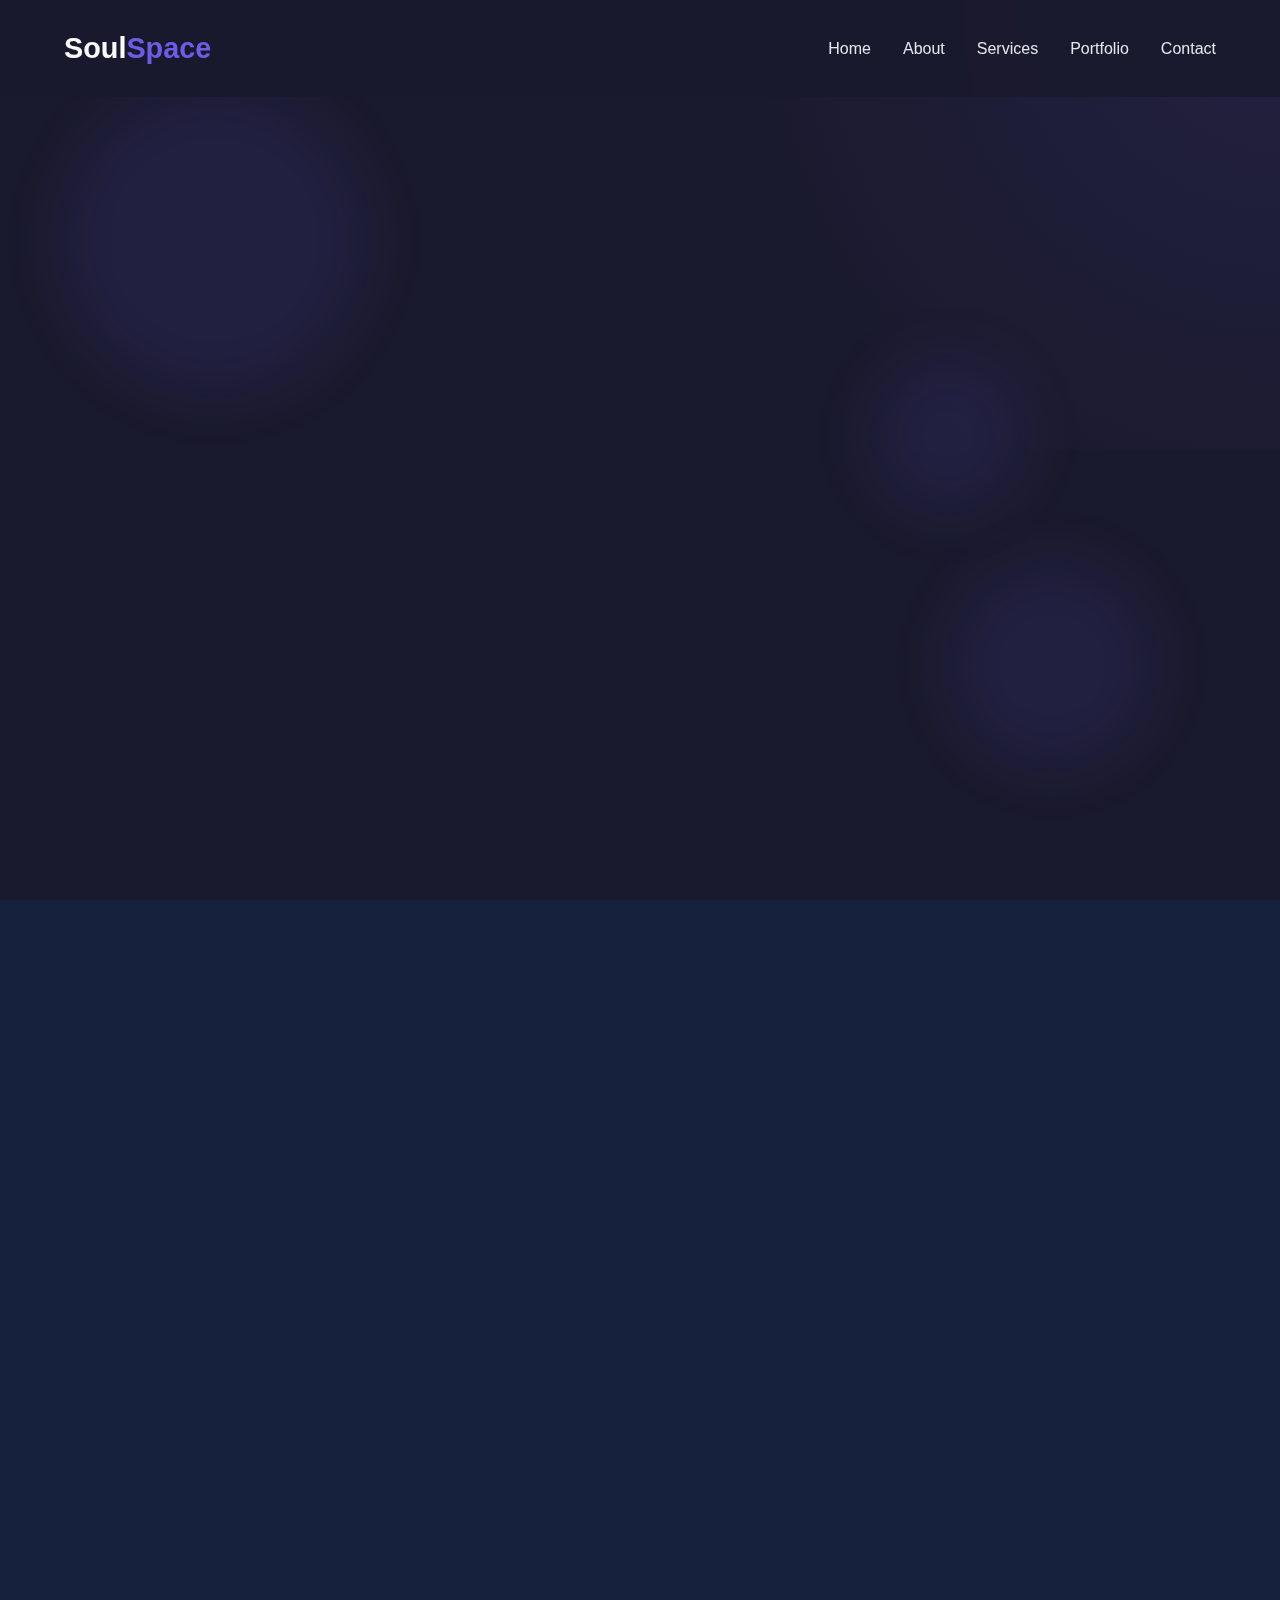
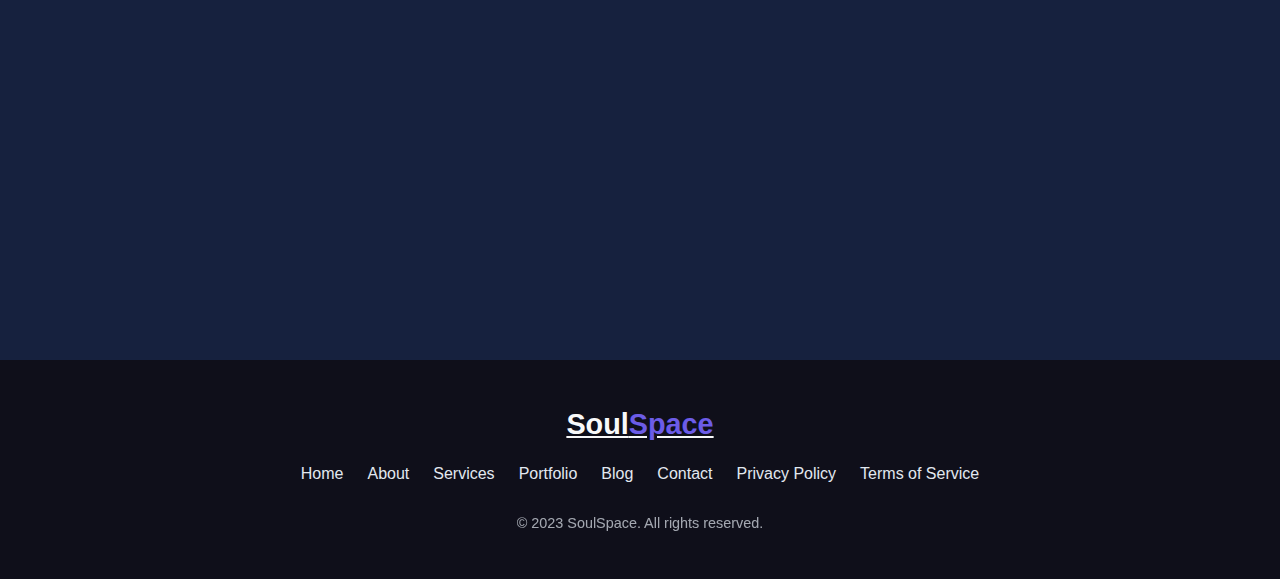
<file: html/contact.html>
<!DOCTYPE html>
<html lang="en">
<head>
    <meta charset="UTF-8">
    <meta name="viewport" content="width=device-width, initial-scale=1.0">
    <title>Contact Us | SoulSpace</title>
    <link rel="stylesheet" href="https://cdnjs.cloudflare.com/ajax/libs/font-awesome/6.4.0/css/all.min.css">
    <style>
        :root {
            --primary: #6c5ce7;
            --primary-dark: #5649c0;
            --secondary: #00cec9;
            --dark: #1a1a2e;
            --darker: #16213e;
            --light: #f8f9fa;
            --gray: #e2e8f0;
            --transition: all 0.4s cubic-bezier(0.175, 0.885, 0.32, 1.275);
        }

        * {
            margin: 0;
            padding: 0;
            box-sizing: border-box;
            font-family: 'Segoe UI', Tahoma, Geneva, Verdana, sans-serif;
        }

        body {
            background-color: var(--dark);
            color: var(--light);
            overflow-x: hidden;
        }

        /* Scrollbar */
        ::-webkit-scrollbar {
            width: 8px;
        }

        ::-webkit-scrollbar-track {
            background: var(--darker);
        }

        ::-webkit-scrollbar-thumb {
            background: var(--primary);
            border-radius: 10px;
        }

        /* Header */
        header {
            padding: 2rem 5%;
            display: flex;
            justify-content: space-between;
            align-items: center;
            position: fixed;
            width: 100%;
            top: 0;
            z-index: 1000;
            background: rgba(26, 26, 46, 0.9);
            backdrop-filter: blur(10px);
            transition: var(--transition);
        }

        header.scrolled {
            padding: 1rem 5%;
            box-shadow: 0 10px 30px rgba(0, 0, 0, 0.2);
        }

        .logo {
            font-size: 1.8rem;
            font-weight: 700;
            color: var(--light);
            text-decoration: none;
            display: flex;
            align-items: center;
        }

        .logo span {
            color: var(--primary);
        }

        .logo i {
            margin-right: 0.5rem;
            color: var(--secondary);
        }

        nav ul {
            display: flex;
            list-style: none;
            gap: 2rem;
        }

        nav a {
            color: var(--gray);
            text-decoration: none;
            font-weight: 500;
            position: relative;
            transition: var(--transition);
        }

        nav a::after {
            content: '';
            position: absolute;
            bottom: -5px;
            left: 0;
            width: 0;
            height: 2px;
            background: var(--secondary);
            transition: var(--transition);
        }

        nav a:hover {
            color: var(--secondary);
        }

        nav a:hover::after {
            width: 100%;
        }

        .menu-toggle {
            display: none;
            cursor: pointer;
            font-size: 1.5rem;
        }

        /* Hero Section */
        .hero {
            min-height: 100vh;
            display: flex;
            align-items: center;
            padding: 0 5%;
            position: relative;
            overflow: hidden;
        }

        .hero::before {
            content: '';
            position: absolute;
            top: -50%;
            right: -50%;
            width: 100%;
            height: 100%;
            background: radial-gradient(circle, rgba(108, 92, 231, 0.1) 0%, rgba(26, 26, 46, 0) 70%);
            z-index: -1;
            animation: pulse 15s infinite alternate;
        }

        @keyframes pulse {
            0% {
                transform: scale(1);
                opacity: 0.5;
            }
            100% {
                transform: scale(1.2);
                opacity: 0.8;
            }
        }

        .hero-content {
            max-width: 600px;
            opacity: 0;
            transform: translateY(50px);
            animation: fadeInUp 1s forwards 0.5s;
        }

        @keyframes fadeInUp {
            to {
                opacity: 1;
                transform: translateY(0);
            }
        }

        .hero h1 {
            font-size: 3.5rem;
            margin-bottom: 1.5rem;
            line-height: 1.2;
        }

        .hero h1 span {
            color: var(--primary);
            position: relative;
        }

        .hero h1 span::after {
            content: '';
            position: absolute;
            bottom: 5px;
            left: 0;
            width: 100%;
            height: 10px;
            background: rgba(108, 92, 231, 0.3);
            z-index: -1;
        }

        .hero p {
            font-size: 1.1rem;
            line-height: 1.6;
            margin-bottom: 2rem;
            color: var(--gray);
        }

        .cta-button {
            display: inline-block;
            background: var(--primary);
            color: white;
            padding: 0.8rem 2rem;
            border-radius: 50px;
            text-decoration: none;
            font-weight: 600;
            transition: var(--transition);
            box-shadow: 0 10px 20px rgba(108, 92, 231, 0.3);
        }

        .cta-button:hover {
            background: var(--primary-dark);
            transform: translateY(-3px);
            box-shadow: 0 15px 30px rgba(108, 92, 231, 0.4);
        }

        .hero-image {
            position: absolute;
            right: 5%;
            top: 50%;
            transform: translateY(-50%);
            width: 40%;
            max-width: 600px;
            opacity: 0;
            animation: fadeIn 1s forwards 1s;
        }

        @keyframes fadeIn {
            to {
                opacity: 1;
            }
        }

        /* Contact Section */
        .contact-section {
            padding: 8rem 5%;
            background: var(--darker);
            position: relative;
        }

        .section-title {
            text-align: center;
            margin-bottom: 5rem;
            opacity: 0;
            transform: translateY(30px);
        }

        .section-title.animate {
            opacity: 1;
            transform: translateY(0);
            transition: var(--transition);
        }

        .section-title h2 {
            font-size: 2.5rem;
            margin-bottom: 1rem;
            position: relative;
            display: inline-block;
        }

        .section-title h2::after {
            content: '';
            position: absolute;
            bottom: -10px;
            left: 50%;
            transform: translateX(-50%);
            width: 80px;
            height: 4px;
            background: var(--secondary);
            border-radius: 2px;
        }

        .section-title p {
            color: var(--gray);
            max-width: 700px;
            margin: 0 auto;
            line-height: 1.6;
        }

        .contact-container {
            display: grid;
            grid-template-columns: repeat(auto-fit, minmax(300px, 1fr));
            gap: 3rem;
            margin-top: 3rem;
        }

        .contact-info {
            opacity: 0;
            transform: translateX(-50px);
            transition: var(--transition);
        }

        .contact-info.animate {
            opacity: 1;
            transform: translateX(0);
        }

        .contact-info h3 {
            font-size: 1.5rem;
            margin-bottom: 1.5rem;
            color: var(--secondary);
        }

        .info-item {
            display: flex;
            align-items: flex-start;
            margin-bottom: 1.5rem;
            transition: var(--transition);
        }

        .info-item:hover {
            transform: translateX(10px);
        }

        .info-icon {
            width: 50px;
            height: 50px;
            background: rgba(108, 92, 231, 0.1);
            border-radius: 50%;
            display: flex;
            align-items: center;
            justify-content: center;
            margin-right: 1rem;
            color: var(--primary);
            font-size: 1.2rem;
            flex-shrink: 0;
            transition: var(--transition);
        }

        .info-item:hover .info-icon {
            background: var(--primary);
            color: white;
            transform: rotate(15deg);
        }

        .info-content h4 {
            font-size: 1.1rem;
            margin-bottom: 0.3rem;
        }

        .info-content p {
            color: var(--gray);
            line-height: 1.6;
        }

        .contact-form {
            background: rgba(255, 255, 255, 0.03);
            padding: 2.5rem;
            border-radius: 15px;
            box-shadow: 0 20px 50px rgba(0, 0, 0, 0.2);
            opacity: 0;
            transform: translateX(50px);
            transition: var(--transition);
        }

        .contact-form.animate {
            opacity: 1;
            transform: translateX(0);
        }

        .form-group {
            margin-bottom: 1.5rem;
            position: relative;
        }

        .form-group label {
            display: block;
            margin-bottom: 0.5rem;
            font-weight: 500;
            color: var(--gray);
        }

        .form-control {
            width: 100%;
            padding: 0.8rem 1rem;
            background: rgba(255, 255, 255, 0.05);
            border: 1px solid rgba(255, 255, 255, 0.1);
            border-radius: 8px;
            color: var(--light);
            font-size: 1rem;
            transition: var(--transition);
        }

        .form-control:focus {
            outline: none;
            border-color: var(--primary);
            background: rgba(108, 92, 231, 0.05);
            box-shadow: 0 0 0 3px rgba(108, 92, 231, 0.1);
        }

        textarea.form-control {
            min-height: 150px;
            resize: vertical;
        }

        .submit-btn {
            background: var(--primary);
            color: white;
            border: none;
            padding: 0.8rem 2rem;
            border-radius: 8px;
            font-weight: 600;
            cursor: pointer;
            transition: var(--transition);
            display: inline-flex;
            align-items: center;
            justify-content: center;
            width: 100%;
        }

        .submit-btn:hover {
            background: var(--primary-dark);
            transform: translateY(-3px);
            box-shadow: 0 10px 20px rgba(108, 92, 231, 0.3);
        }

        .submit-btn i {
            margin-left: 0.5rem;
            transition: var(--transition);
        }

        .submit-btn:hover i {
            transform: translateX(5px);
        }

        /* Map Section */
        .map-section {
            padding: 5rem 5%;
            background: var(--dark);
            opacity: 0;
            transform: translateY(50px);
            transition: var(--transition);
        }

        .map-section.animate {
            opacity: 1;
            transform: translateY(0);
        }

        .map-container {
            height: 500px;
            border-radius: 15px;
            overflow: hidden;
            box-shadow: 0 20px 50px rgba(0, 0, 0, 0.2);
            position: relative;
        }

        .map-container iframe {
            width: 100%;
            height: 100%;
            border: none;
            filter: grayscale(30%) contrast(110%) brightness(0.8);
            transition: var(--transition);
        }

        .map-container:hover iframe {
            filter: grayscale(0%) contrast(100%) brightness(1);
        }

        /* Social Links */
        .social-links {
            display: flex;
            justify-content: center;
            gap: 1.5rem;
            margin-top: 3rem;
        }

        .social-link {
            width: 50px;
            height: 50px;
            border-radius: 50%;
            display: flex;
            align-items: center;
            justify-content: center;
            background: rgba(255, 255, 255, 0.05);
            color: var(--gray);
            font-size: 1.2rem;
            transition: var(--transition);
        }

        .social-link:hover {
            background: var(--primary);
            color: white;
            transform: translateY(-5px);
            box-shadow: 0 10px 20px rgba(108, 92, 231, 0.3);
        }

        /* Footer */
        footer {
            background: #0f0f1a;
            padding: 3rem 5%;
            text-align: center;
        }

        .footer-content {
            max-width: 1200px;
            margin: 0 auto;
        }

        .footer-logo {
            font-size: 1.8rem;
            font-weight: 700;
            color: var(--light);
            margin-bottom: 1.5rem;
            display: inline-block;
        }

        .footer-logo span {
            color: var(--primary);
        }

        .footer-links {
            display: flex;
            justify-content: center;
            flex-wrap: wrap;
            gap: 1.5rem;
            margin-bottom: 2rem;
        }

        .footer-links a {
            color: var(--gray);
            text-decoration: none;
            transition: var(--transition);
        }

        .footer-links a:hover {
            color: var(--secondary);
        }

        .copyright {
            color: var(--gray);
            font-size: 0.9rem;
            opacity: 0.7;
        }

        /* Floating Elements */
        .floating-element {
            position: absolute;
            border-radius: 50%;
            background: rgba(108, 92, 231, 0.1);
            filter: blur(30px);
            z-index: -1;
        }

        .floating-1 {
            width: 300px;
            height: 300px;
            top: 10%;
            left: 5%;
            animation: float 8s ease-in-out infinite;
        }

        .floating-2 {
            width: 200px;
            height: 200px;
            bottom: 15%;
            right: 10%;
            animation: float 10s ease-in-out infinite 2s;
        }

        .floating-3 {
            width: 150px;
            height: 150px;
            top: 40%;
            right: 20%;
            animation: float 7s ease-in-out infinite 1s;
        }

        @keyframes float {
            0%, 100% {
                transform: translateY(0);
            }
            50% {
                transform: translateY(-20px);
            }
        }

        /* Responsive Design */
        @media (max-width: 992px) {
            .hero h1 {
                font-size: 2.8rem;
            }

            .hero-image {
                width: 50%;
            }
        }

        @media (max-width: 768px) {
            header {
                padding: 1.5rem 5%;
            }

            .menu-toggle {
                display: block;
            }

            nav {
                position: fixed;
                top: 80px;
                left: -100%;
                width: 80%;
                height: calc(100vh - 80px);
                background: var(--darker);
                flex-direction: column;
                align-items: center;
                justify-content: center;
                transition: var(--transition);
                z-index: 999;
            }

            nav.active {
                left: 0;
            }

            nav ul {
                flex-direction: column;
                align-items: center;
            }

            .hero {
                flex-direction: column;
                text-align: center;
                padding-top: 100px;
            }

            .hero-content {
                margin-bottom: 3rem;
            }

            .hero-image {
                position: relative;
                right: auto;
                top: auto;
                transform: none;
                width: 80%;
                margin: 0 auto;
            }

            .contact-container {
                grid-template-columns: 1fr;
            }

            .map-container {
                height: 400px;
            }
        }

        @media (max-width: 576px) {
            .hero h1 {
                font-size: 2.2rem;
            }

            .section-title h2 {
                font-size: 2rem;
            }

            .contact-form {
                padding: 1.5rem;
            }
        }
    </style>
</head>
<body>
    <!-- Floating Background Elements -->
    <div class="floating-element floating-1"></div>
    <div class="floating-element floating-2"></div>
    <div class="floating-element floating-3"></div>

    <!-- Header -->
    <header id="header">
        <a href="#" class="logo">Soul<span>Space</span></a>
        <div class="menu-toggle" id="menuToggle">
            <i class="fas fa-bars"></i>
        </div>
        <nav id="nav">
            <ul>
                <li><a href="#">Home</a></li>
                <li><a href="#">About</a></li>
                <li><a href="#">Services</a></li>
                <li><a href="#">Portfolio</a></li>
                <li><a href="#" class="active">Contact</a></li>
            </ul>
        </nav>
    </header>

    <!-- Hero Section -->
    <section class="hero">
        <div class="hero-content">
            <h1>Let's <span>Connect</span> and Create Something Amazing</h1>
            <p>We're here to answer your questions and discuss how we can help your business grow. Reach out to us anytime - our team is ready to assist you.</p>
            <a href="#contact" class="cta-button">Get in Touch <i class="fas fa-arrow-right"></i></a>
        </div>
        <div class="hero-image">
            <svg viewBox="0 0 500 500" xmlns="http://www.w3.org/2000/svg">
                <defs>
                    <linearGradient id="gradient" x1="0%" y1="0%" x2="100%" y2="100%">
                        <stop offset="0%" stop-color="#6c5ce7" />
                        <stop offset="100%" stop-color="#00cec9" />
                    </linearGradient>
                </defs>
                <path fill="url(#gradient)" d="M250,50 C350,50 450,150 450,250 C450,350 350,450 250,450 C150,450 50,350 50,250 C50,150 150,50 250,50 Z" opacity="0.8"></path>
                <path fill="#1a1a2e" d="M250,100 C325,100 400,175 400,250 C400,325 325,400 250,400 C175,400 100,325 100,250 C100,175 175,100 250,100 Z"></path>
                <path fill="url(#gradient)" d="M250,150 C300,150 350,200 350,250 C350,300 300,350 250,350 C200,350 150,300 150,250 C150,200 200,150 250,150 Z" opacity="0.6"></path>
                <circle cx="250" cy="250" r="80" fill="#1a1a2e"></circle>
                <circle cx="250" cy="250" r="50" fill="url(#gradient)" opacity="0.8"></circle>
            </svg>
        </div>
    </section>

    <!-- Contact Section -->
    <section class="contact-section" id="contact">
        <div class="section-title" id="sectionTitle">
            <h2>Connect with SoulSpace</h2>
            <p>Ready to embark on your wellness journey? Share your thoughts, suggestions, or inquiries with us. We're here to support you on your path to holistic well-being.</p>
        </div>

        <div class="contact-container">
            <div class="contact-info" id="contactInfo">
                <h3>Get in Touch</h3>
                <div class="info-item">
                    <div class="info-icon">
                        <i class="fas fa-map-marker-alt"></i>
                    </div>
                    <div class="info-content">
                        <h4>Our Location</h4>
                        <p>123 Business Avenue, Suite 450<br>San Francisco, CA 94107</p>
                    </div>
                </div>
                <div class="info-item">
                    <div class="info-icon">
                        <i class="fas fa-envelope"></i>
                    </div>
                    <div class="info-content">
                        <h4>Email Us</h4>
                        <p>info@soulspaces.com<br>support@soulspaces.com</p>
                    </div>
                </div>
                <div class="info-item">
                    <div class="info-icon">
                        <i class="fas fa-phone-alt"></i>
                    </div>
                    <div class="info-content">
                        <h4>Call Us</h4>
                        <p>+1 (555) 123-4567<br>Mon-Fri: 9am - 6pm</p>
                    </div>
                </div>

                <div class="social-links">
                    <a href="#" class="social-link"><i class="fab fa-twitter"></i></a>
                    <a href="#" class="social-link"><i class="fab fa-linkedin-in"></i></a>
                    <a href="#" class="social-link"><i class="fab fa-facebook-f"></i></a>
                    <a href="#" class="social-link"><i class="fab fa-instagram"></i></a>
                    <a href="#" class="social-link"><i class="fab fa-dribbble"></i></a>
                </div>
            </div>

            <div class="contact-form" id="contactForm">
                <form>
                    <div class="form-group">
                        <label for="name">Your Name</label>
                        <input type="text" id="name" class="form-control" placeholder="John Doe" required>
                    </div>
                    <div class="form-group">
                        <label for="email">Email Address</label>
                        <input type="email" id="email" class="form-control" placeholder="john@example.com" required>
                    </div>
                    <div class="form-group">
                        <label for="subject">Subject</label>
                        <input type="text" id="subject" class="form-control" placeholder="How can we help?">
                    </div>
                    <div class="form-group">
                        <label for="message">Your Message</label>
                        <textarea id="message" class="form-control" placeholder="Tell us about your project..." required></textarea>
                    </div>
                    <button type="submit" class="submit-btn">Send Message <i class="fas fa-paper-plane"></i></button>
                </form>
            </div>
        </div>
    </section>

    <!-- Footer -->
    <footer>
        <div class="footer-content">
            <a href="#" class="footer-logo">Soul<span>Space</span></a>
            <div class="footer-links">
                <a href="#">Home</a>
                <a href="#">About</a>
                <a href="#">Services</a>
                <a href="#">Portfolio</a>
                <a href="#">Blog</a>
                <a href="#">Contact</a>
                <a href="#">Privacy Policy</a>
                <a href="#">Terms of Service</a>
            </div>
            <p class="copyright">© 2023 SoulSpace. All rights reserved.</p>
        </div>
    </footer>

    <script>
        // Mobile Menu Toggle
        const menuToggle = document.getElementById('menuToggle');
        const nav = document.getElementById('nav');

        menuToggle.addEventListener('click', () => {
            nav.classList.toggle('active');
            menuToggle.innerHTML = nav.classList.contains('active') 
                ? '<i class="fas fa-times"></i>' 
                : '<i class="fas fa-bars"></i>';
        });

        // Header Scroll Effect
        const header = document.getElementById('header');
        window.addEventListener('scroll', () => {
            if (window.scrollY > 50) {
                header.classList.add('scrolled');
            } else {
                header.classList.remove('scrolled');
            }
        });

        // Scroll Animations
        const animateOnScroll = () => {
            const elements = [
                { element: document.getElementById('sectionTitle'), class: 'animate' },
                { element: document.getElementById('contactInfo'), class: 'animate' },
                { element: document.getElementById('contactForm'), class: 'animate' },

            ];

            elements.forEach(item => {
                if (item.element) {
                    const elementPosition = item.element.getBoundingClientRect().top;
                    const screenPosition = window.innerHeight / 1.2;

                    if (elementPosition < screenPosition) {
                        item.element.classList.add(item.class);
                    }
                }
            });
        };

        window.addEventListener('scroll', animateOnScroll);
        window.addEventListener('load', animateOnScroll);

        // Form Submission
        const form = document.querySelector('.contact-form form');
        if (form) {
            form.addEventListener('submit', (e) => {
                e.preventDefault();
                
                // Simulate form submission
                const submitBtn = form.querySelector('.submit-btn');
                submitBtn.innerHTML = '<i class="fas fa-spinner fa-spin"></i> Sending...';
                submitBtn.disabled = true;
                
                setTimeout(() => {
                    submitBtn.innerHTML = '<i class="fas fa-check"></i> Message Sent!';
                    setTimeout(() => {
                        submitBtn.innerHTML = 'Send Message <i class="fas fa-paper-plane"></i>';
                        submitBtn.disabled = false;
                        form.reset();
                    }, 2000);
                }, 1500);
            });
        }
    </script>
</body>
</html>
</file>
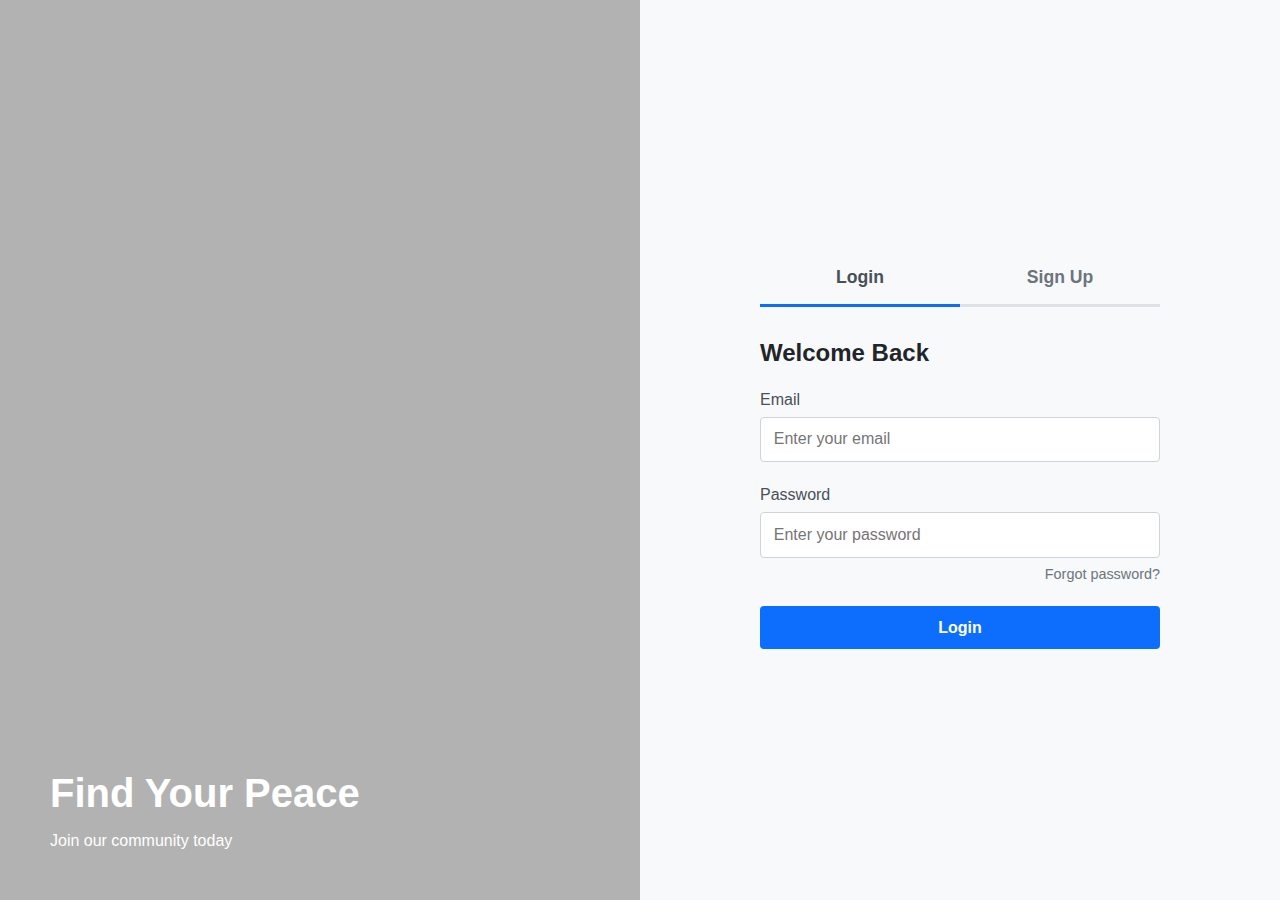
<file: html/login.html>
<!DOCTYPE html>
<html lang="en">
<head>
    <meta charset="UTF-8">
    <meta name="viewport" content="width=device-width, initial-scale=1.0">
    <title>Auth Page</title>
    <style>
        * {
            margin: 0;
            padding: 0;
            box-sizing: border-box;
            font-family: 'Segoe UI', Tahoma, Geneva, Verdana, sans-serif;
        }
        
        body {
            display: flex;
            height: 100vh;
        }
        
        .image-side {
            flex: 1;
            background-image: url('https://innerspacetherapy.in/wp-content/uploads/2022/09/Meditation_practice_01_03-1024x819.jpg');
            background-size: cover;
            background-position: center;
            position: relative;
        }
        
        .image-side::before {
            content: '';
            position: absolute;
            top: 0;
            left: 0;
            width: 100%;
            height: 100%;
            background-color: rgba(0, 0, 0, 0.3);
        }
        
        .image-text {
            position: absolute;
            bottom: 50px;
            left: 50px;
            color: white;
            z-index: 1;
        }
        
        .image-text h1 {
            font-size: 2.5rem;
            margin-bottom: 1rem;
        }
        
        .form-side {
            flex: 1;
            display: flex;
            justify-content: center;
            align-items: center;
            background-color: #f8f9fa;
        }
        
        .form-container {
            width: 70%;
            max-width: 400px;
        }
        
        .form-toggle {
            display: flex;
            margin-bottom: 2rem;
        }
        
        .form-toggle button {
            flex: 1;
            padding: 1rem;
            border: none;
            background: none;
            cursor: pointer;
            font-size: 1.1rem;
            font-weight: 600;
            color: #6c757d;
            border-bottom: 3px solid #dee2e6;
        }
        
        .form-toggle button.active {
            color: #495057;
            border-bottom: 3px solid #0d6efd;
        }
        
        .form {
            display: none;
        }
        
        .form.active {
            display: block;
        }
        
        .form h2 {
            margin-bottom: 1.5rem;
            color: #212529;
        }
        
        .form-group {
            margin-bottom: 1.5rem;
        }
        
        .form-group label {
            display: block;
            margin-bottom: 0.5rem;
            color: #495057;
            font-weight: 500;
        }
        
        .form-group input {
            width: 100%;
            padding: 0.8rem;
            border: 1px solid #ced4da;
            border-radius: 4px;
            font-size: 1rem;
        }
        
        .form-group input:focus {
            outline: none;
            border-color: #86b7fe;
            box-shadow: 0 0 0 4px rgba(13, 110, 253, 0.25);
        }
        
        .btn {
            width: 100%;
            padding: 0.8rem;
            background-color: #0d6efd;
            color: white;
            border: none;
            border-radius: 4px;
            font-size: 1rem;
            font-weight: 600;
            cursor: pointer;
            transition: background-color 0.2s;
        }
        
        .btn:hover {
            background-color: #0b5ed7;
        }
        
        .forgot-password {
            display: block;
            text-align: right;
            margin-top: 0.5rem;
            color: #6c757d;
            text-decoration: none;
            font-size: 0.9rem;
        }
        
        .forgot-password:hover {
            text-decoration: underline;
        }
        
        @media (max-width: 768px) {
            body {
                flex-direction: column;
            }
            
            .image-side {
                height: 200px;
            }
            
            .image-text {
                bottom: 20px;
                left: 20px;
            }
            
            .image-text h1 {
                font-size: 1.8rem;
            }
        }
    </style>
</head>
<body>
    <div class="image-side">
        <div class="image-text">
            <h1>Find Your Peace</h1>
            <p>Join our community today</p>
        </div>
    </div>
    
    <div class="form-side">
        <div class="form-container">
            <div class="form-toggle">
                <button class="active" onclick="showForm('login')">Login</button>
                <button onclick="showForm('signup')">Sign Up</button>
            </div>
            
            <form id="login-form" class="form active">
                <h2>Welcome Back</h2>
                <div class="form-group">
                    <label for="login-email">Email</label>
                    <input type="email" id="login-email" placeholder="Enter your email" required>
                </div>
                <div class="form-group">
                    <label for="login-password">Password</label>
                    <input type="password" id="login-password" placeholder="Enter your password" required>
                    <a href="#" class="forgot-password">Forgot password?</a>
                </div>
                <button type="submit" class="btn">Login</button>
            </form>
            
            <form id="signup-form" class="form">
                <h2>Create Account</h2>
                <div class="form-group">
                    <label for="signup-name">Full Name</label>
                    <input type="text" id="signup-name" placeholder="Enter your full name" required>
                </div>
                <div class="form-group">
                    <label for="signup-email">Email</label>
                    <input type="email" id="signup-email" placeholder="Enter your email" required>
                </div>
                <div class="form-group">
                    <label for="signup-password">Password</label>
                    <input type="password" id="signup-password" placeholder="Create a password" required>
                </div>
                <div class="form-group">
                    <label for="signup-confirm">Confirm Password</label>
                    <input type="password" id="signup-confirm" placeholder="Confirm your password" required>
                </div>
                <button type="submit" class="btn">Sign Up</button>
            </form>
        </div>
    </div>
    
    <script>
        function showForm(formType) {
            // Update active tab
            document.querySelectorAll('.form-toggle button').forEach(btn => {
                btn.classList.remove('active');
            });
            event.target.classList.add('active');
            
            // Show the selected form
            document.querySelectorAll('.form').forEach(form => {
                form.classList.remove('active');
            });
            document.getElementById(formType + '-form').classList.add('active');
        }
    </script>
</body>
</html>
</file>
